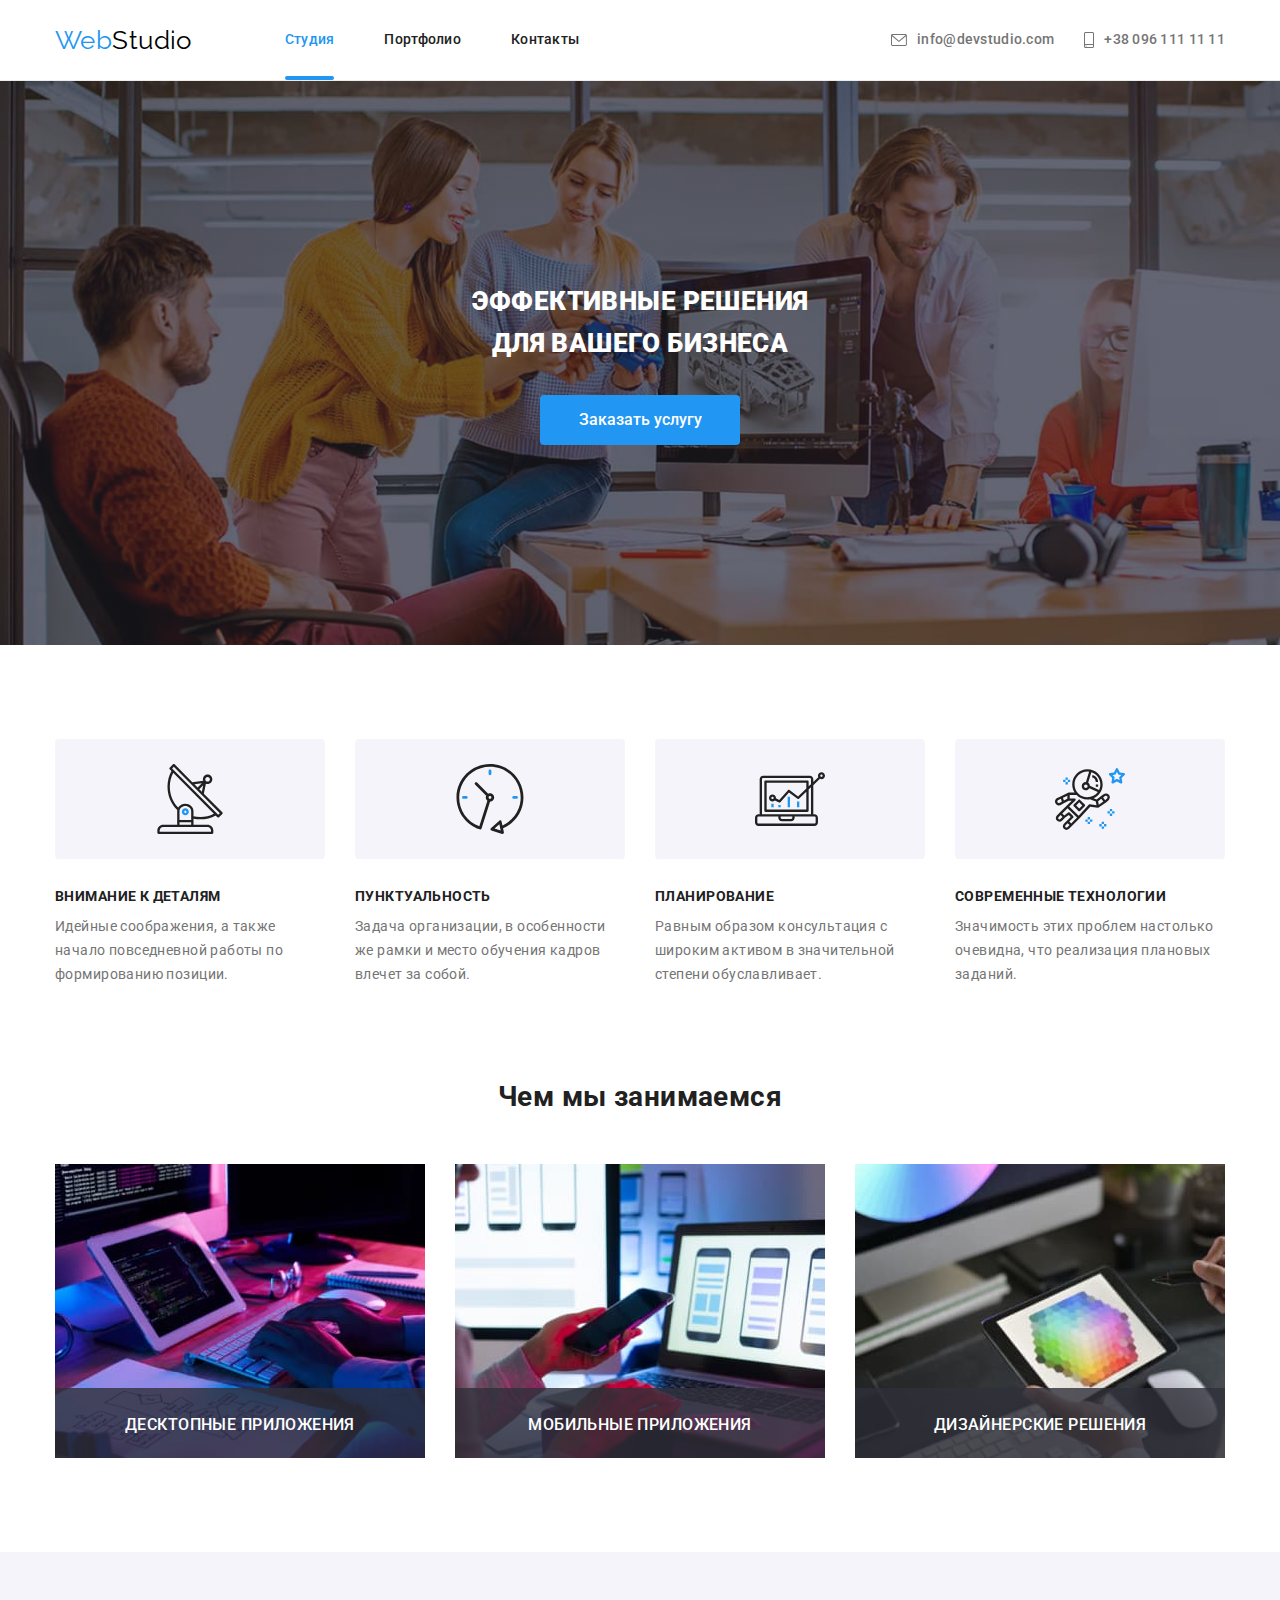
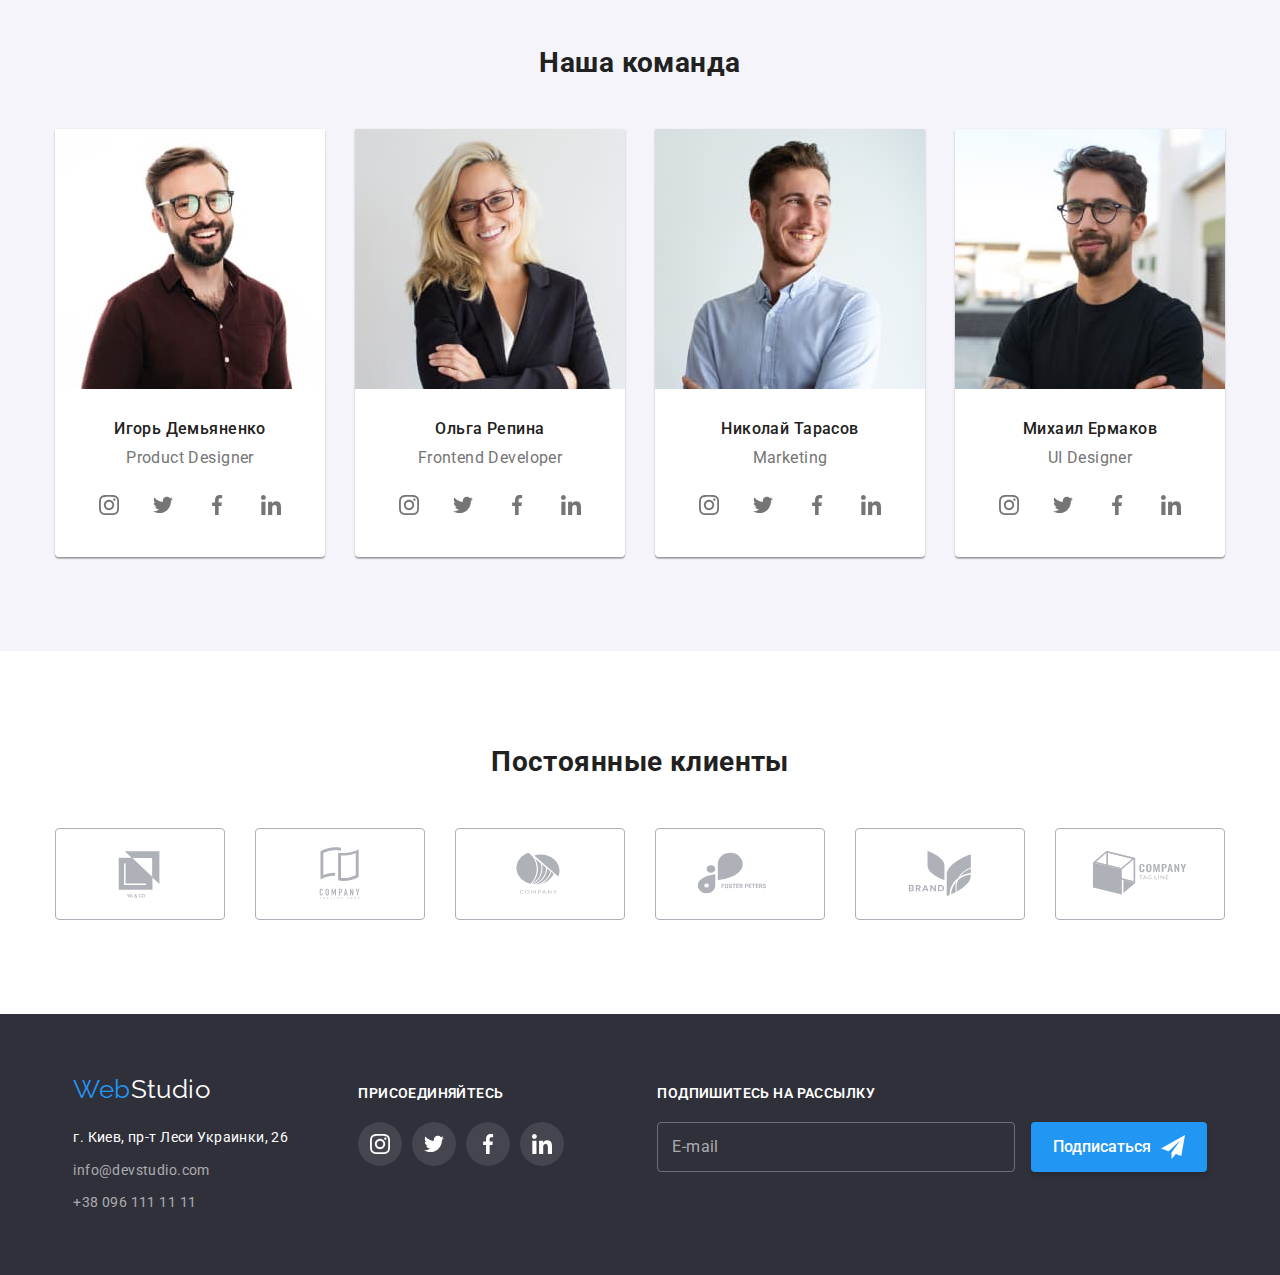
<file: index.html>
<!DOCTYPE html>
<html lang="ru">
  <head>
    <meta charset="UTF-8" />
    <meta name="viewport" content="width=device-width, initial-scale=1.0" />
    <meta http-equiv="X-UA-Compatible" content="IE=edge" />
    <title>Студия</title>
    <link rel="preconnect" href="https://fonts.googleapis.com" />
    <link rel="preconnect" href="https://fonts.gstatic.com" crossorigin />
    <link
      href="https://fonts.googleapis.com/css2?family=Raleway:wght@700&family=Roboto:wght@400;500;700;900&display=swap"
      rel="stylesheet"
    />
    <link
      rel="stylesheet"
      href="https://cdnjs.cloudflare.com/ajax/libs/modern-normalize/0.6.0/modern-normalize.min.css"
    />
    <link rel="stylesheet" href="./css/main.min.css" />
  </head>
  <body class="page">
    <!--Header-->
    <header class="header">
      <div class="header__container container">
        <nav class="header__nav">
          <a class="logo link" href="./index.html"><span class="logo__accent">Web</span>Studio</a>

          <ul class="header__nav-pages list">
            <li class="header__nav-item">
              <a
                class="header__nav-link header__nav-link--current link animated"
                href="./index.html"
                >Студия</a
              >
            </li>
            <li class="header__nav-item">
              <a class="header__nav-link link animated" href="./portfolio.html">Портфолио</a>
            </li>
            <li class="header__nav-item">
              <a class="header__nav-link link animated" href="">Контакты</a>
            </li>
          </ul>
        </nav>

        <ul class="header__contacts list">
          <li class="header__contacts-item item">
            <a class="header__contacts-link link animated" href="mailto:info@devstudio.com">
              <svg class="header__contacts-icon" width="16" height="12">
                <use href="./images/icons.svg#icon-envelope"></use>
              </svg>
              info@devstudio.com
            </a>
          </li>
          <li class="header__contacts-item item">
            <a class="header__contacts-link link animated" href="tel:+380961111111">
              <svg class="header__contacts-icon" width="10" height="16">
                <use href="./images/icons.svg#icon-smartphone"></use>
              </svg>
              +38 096 111 11 11</a
            >
          </li>
        </ul>
        <button
          aria-expanded="false"
          aria-controls="mobile-menu"
          class="button--menu"
          type="button"
          data-menu-button
        >
          <svg aria-label="Переключатель мобильного меню" width="40" height="40">
            <use class="icon-menu" href="./images/icons.svg#icon-menu"></use>
            <use class="icon-menu-close" href="./images/icons.svg#icon-menu-close"></use>
          </svg>
        </button>
        <div class="mobile-menu animated" id="mobile-menu" data-menu>
          <ul class="mobile-list list">
            <li class="mobile-item">
              <a class="mobile-link mobile-link--active link" href="./index.html">Студия</a>
            </li>
            <li class="mobile-item">
              <a class="mobile-link link" href="./portfolio.html">Портфолио</a>
            </li>
            <li class="mobile-item"><a class="mobile-link link" href="">Контакты</a></li>
          </ul>
          <div class="mobile-menu-wrapper">
            <ul class="mobile-contacts list">
              <li class="mobile-contacts-item">
                <a class="mobile-contacts-phone link" href="tel:+380961111111">+38 096 111 11 11</a>
              </li>
              <li class="mobile-contacts-item">
                <a class="mobile-contacts-email link" href="mailto:info@devstudio.com"
                  >info@devstudio.com</a
                >
              </li>
            </ul>
            <ul class="mobile-socials list">
              <li class="mobile-socials-item">
                <a class="mobile-socials-link link" href="">Instagram</a>
              </li>
              <li class="mobile-socials-item">
                <a class="mobile-socials-link link" href="">Twitter</a>
              </li>
              <li class="mobile-socials-item">
                <a class="mobile-socials-link link" href="">Facebook</a>
              </li>
              <li class="mobile-socials-item">
                <a class="mobile-socials-link link" href="">LinkedIn</a>
              </li>
            </ul>
          </div>
        </div>
      </div>
    </header>

    <main>
      <!--Hero-->
      <section class="section--hero">
        <div class="container">
          <h1 class="hero-title">
            Эффективные решения<br />
            для вашего бизнеса
          </h1>
          <button class="button button--hero" type="button" data-modal-open>Заказать услугу</button>
        </div>
      </section>

      <!--Преимущества-->
      <section class="features section">
        <div class="container">
          <h2 class="section__title visually-hidden">Преимущества</h2>
          <ul class="features__list list">
            <li class="features__item">
              <div class="features__icon-wrap">
                <svg class="features__icon">
                  <use href="./images/icons.svg#icon-antenna"></use>
                </svg>
              </div>

              <h3 class="features__title">Внимание к деталям</h3>
              <p class="features__description">
                Идейные соображения, а также начало повседневной работы по формированию позиции.
              </p>
            </li>
            <li class="features__item">
              <div class="features__icon-wrap">
                <svg class="features__icon">
                  <use href="./images/icons.svg#icon-clock"></use>
                </svg>
              </div>

              <h3 class="features__title">Пунктуальность</h3>
              <p class="features__description">
                Задача организации, в особенности же рамки и место обучения кадров влечет за собой.
              </p>
            </li>
            <li class="features__item">
              <div class="features__icon-wrap">
                <svg class="features__icon">
                  <use href="./images/icons.svg#icon-diagram"></use>
                </svg>
              </div>

              <h3 class="features__title">Планирование</h3>
              <p class="features__description">
                Равным образом консультация с широким активом в значительной степени обуславливает.
              </p>
            </li>
            <li class="features__item">
              <div class="features__icon-wrap">
                <svg class="features__icon">
                  <use href="./images/icons.svg#icon-astronaut"></use>
                </svg>
              </div>

              <h3 class="features__title">Современные технологии</h3>
              <p class="features__description">
                Значимость этих проблем настолько очевидна, что реализация плановых заданий.
              </p>
            </li>
          </ul>
        </div>
      </section>

      <!--Чем мы занимаемся-->
      <section class="occupation section">
        <div class="container">
          <h2 class="section__title">Чем мы занимаемся</h2>
          <ul class="occupation__list list">
            <li class="occupation__item item">
              <picture>
                <source
                  srcset="./images/desktop/coding/img.jpg 1x, ./images/desktop/coding/img@2x.jpg 2x"
                  media="(min-width:
                  1200px)"
                  type="image/jpeg"
                />

                <img
                  class="team-member-picture"
                  src="./images/desktop/coding/img.jpg"
                  alt="Десктопные приложения"
                  width="370"
                  loading="lazy"
                />
              </picture>
              <!-- <img src="./images/coding.jpg" alt="Пишем код сайта" width="370" /> -->
              <p class="occupation__title">Десктопные приложения</p>
            </li>
            <li class="occupation__item item">
              <picture>
                <source
                  srcset="
                    ./images/desktop/marking/img.jpg    1x,
                    ./images/desktop/marking/img@2x.jpg 2x
                  "
                  media="(min-width:
                  1200px)"
                  type="image/jpeg"
                />

                <img
                  class="team-member-picture"
                  src="./images/desktop/marking/img.jpg"
                  alt="Мобильные приложения"
                  width="370"
                  loading="lazy"
                />
              </picture>
              <p class="occupation__title">Мобильные приложения</p>
            </li>
            <li class="occupation__item item">
              <picture>
                <source
                  srcset="
                    ./images/desktop/designing/img.jpg    1x,
                    ./images/desktop/designing/img@2x.jpg 2x
                  "
                  media="(min-width:
                  1200px)"
                  type="image/jpeg"
                />

                <img
                  class="team-member-picture"
                  src="./images/desktop/designing/img.jpg"
                  alt="Дизайнерские решения"
                  width="370"
                  loading="lazy"
                />
              </picture>
              <p class="occupation__title">Дизайнерские решения</p>
            </li>
          </ul>
        </div>
      </section>

      <!--Наша команда-->
      <section class="team section">
        <div class="container">
          <h2 class="section__title">Наша команда</h2>
          <ul class="team__list list">
            <li class="team__member-item item">
              <picture>
                <source
                  srcset="
                    ./images/desktop/igor-demianenko/img.jpg    1x,
                    ./images/desktop/igor-demianenko/img@2x.jpg 2x
                  "
                  media="(min-width:
                  1200px)"
                  type="image/jpeg"
                />
                <source
                  srcset="
                    ./images/tablet/igor-demianenko/img.jpg    1x,
                    ./images/tablet/igor-demianenko/img@2x.jpg 2x
                  "
                  media="(min-width:
                  768px)"
                  type="image/jpeg"
                />
                <source
                  srcset="
                    ./images/mobile/igor-demianenko/img.jpg    1x,
                    ./images/mobile/igor-demianenko/img@2x.jpg 2x
                  "
                  media="(max-width:
                  767px)"
                  type="image/jpeg"
                />

                <img
                  class="team-member-picture"
                  src="./images/mobile/igor-demianenko/img.jpg"
                  alt="Игорь Демьяненко"
                  width="450"
                  loading="lazy"
                />
              </picture>
              <!-- <img
                class="team-member-picture"
                src="./images/igor-demianenko.jpg"
                alt="Игорь Демьяненко"
                width="270"
              /> -->
              <!-- <img
                class="team-member-picture"
                srcset="
                  ./images/mobile/igor-demianenko/img.jpg  450w,
                  ./images/tablet/igor-demianenko/img.jpg  354w,
                  ./images/desktop/igor-demianenko/img.jpg 270w
                "
                sizes="(min-width: 1200) 20vw, (min-width: 960px) 50vw, (min-width: 576px) 100vw, 100vw"
                src="./images/igor-demianenko.jpg"
                alt="Игорь Демьяненко"
                width="270"
              /> -->
              <div class="team__member-text">
                <h3 class="team__member-title">Игорь Демьяненко</h3>
                <p class="team__member-description">Product Designer</p>
                <ul class="team__socials-list list">
                  <li class="team__socials-item item">
                    <a class="team__socials-link link animated" href="">
                      <svg class="team__socials-icon animated">
                        <use href="./images/icons.svg#icon-instagram"></use>
                      </svg>
                    </a>
                  </li>
                  <li class="team__socials-item item">
                    <a class="team__socials-link link animated" href="">
                      <svg class="team__socials-icon animated">
                        <use href="./images/icons.svg#icon-twitter"></use>
                      </svg>
                    </a>
                  </li>
                  <li class="team__socials-item item">
                    <a class="team__socials-link link animated" href="">
                      <svg class="team__socials-icon animated">
                        <use href="./images/icons.svg#icon-facebook"></use>
                      </svg>
                    </a>
                  </li>
                  <li class="team__socials-item item">
                    <a class="team__socials-link link animated" href="">
                      <svg class="team__socials-icon animated">
                        <use href="./images/icons.svg#icon-linkedin"></use>
                      </svg>
                    </a>
                  </li>
                </ul>
              </div>
            </li>
            <li class="team__member-item item">
              <picture>
                <source
                  srcset="
                    ./images/desktop/olga-repina/img.jpg    1x,
                    ./images/desktop/olga-repina/img@2x.jpg 2x
                  "
                  media="(min-width:
                  1200px)"
                  type="image/jpeg"
                />
                <source
                  srcset="
                    ./images/tablet/olga-repina/img.jpg    1x,
                    ./images/tablet/olga-repina/img@2x.jpg 2x
                  "
                  media="(min-width:
                  768px)"
                  type="image/jpeg"
                />
                <source
                  srcset="
                    ./images/mobile/olga-repina/img.jpg    1x,
                    ./images/mobile/olga-repina/img@2x.jpg 2x
                  "
                  media="(max-width:
                  767px)"
                  type="image/jpeg"
                />

                <img
                  class="team-member-picture"
                  src="./images/mobile/olga-repina/img.jpg"
                  alt="Ольга Репина"
                  width="450"
                  loading="lazy"
                />
              </picture>
              <div class="team__member-text">
                <h3 class="team__member-title">Ольга Репина</h3>
                <p class="team__member-description">Frontend Developer</p>
                <ul class="team__socials-list list">
                  <li class="team__socials-item item">
                    <a class="team__socials-link link animated" href="">
                      <svg class="team__socials-icon animated">
                        <use href="./images/icons.svg#icon-instagram"></use>
                      </svg>
                    </a>
                  </li>
                  <li class="team__socials-item item">
                    <a class="team__socials-link link animated" href="">
                      <svg class="team__socials-icon animated">
                        <use href="./images/icons.svg#icon-twitter"></use>
                      </svg>
                    </a>
                  </li>
                  <li class="team__socials-item item">
                    <a class="team__socials-link link animated" href="">
                      <svg class="team__socials-icon animated">
                        <use href="./images/icons.svg#icon-facebook"></use>
                      </svg>
                    </a>
                  </li>
                  <li class="team__socials-item item">
                    <a class="team__socials-link link animated" href="">
                      <svg class="team__socials-icon animated">
                        <use href="./images/icons.svg#icon-linkedin"></use>
                      </svg>
                    </a>
                  </li>
                </ul>
              </div>
            </li>
            <li class="team__member-item item">
              <picture>
                <source
                  srcset="
                    ./images/desktop/nikolay-tarasov/img.jpg    1x,
                    ./images/desktop/nikolay-tarasov/img@2x.jpg 2x
                  "
                  media="(min-width:
                  1200px)"
                  type="image/jpeg"
                />
                <source
                  srcset="
                    ./images/tablet/nikolay-tarasov/img.jpg    1x,
                    ./images/tablet/nikolay-tarasov/img@2x.jpg 2x
                  "
                  media="(min-width:
                  768px)"
                  type="image/jpeg"
                />
                <source
                  srcset="
                    ./images/mobile/nikolay-tarasov/img.jpg    1x,
                    ./images/mobile/nikolay-tarasov/img@2x.jpg 2x
                  "
                  media="(max-width:
                  767px)"
                  type="image/jpeg"
                />

                <img
                  class="team-member-picture"
                  src="./images/mobile/nikolay-tarasov/img.jpg"
                  alt="Николай Тарасов"
                  width="450"
                  loading="lazy"
                />
              </picture>
              <div class="team__member-text">
                <h3 class="team__member-title">Николай Тарасов</h3>
                <p class="team__member-description">Marketing</p>
                <ul class="team__socials-list list">
                  <li class="team__socials-item item">
                    <a class="team__socials-link link animated" href="">
                      <svg class="team__socials-icon animated">
                        <use href="./images/icons.svg#icon-instagram"></use>
                      </svg>
                    </a>
                  </li>
                  <li class="team__socials-item item">
                    <a class="team__socials-link link animated" href="">
                      <svg class="team__socials-icon animated">
                        <use href="./images/icons.svg#icon-twitter"></use>
                      </svg>
                    </a>
                  </li>
                  <li class="team__socials-item item">
                    <a class="team__socials-link link animated" href="">
                      <svg class="team__socials-icon animated">
                        <use href="./images/icons.svg#icon-facebook"></use>
                      </svg>
                    </a>
                  </li>
                  <li class="team__socials-item item">
                    <a class="team__socials-link link animated" href="">
                      <svg class="team__socials-icon animated">
                        <use href="./images/icons.svg#icon-linkedin"></use>
                      </svg>
                    </a>
                  </li>
                </ul>
              </div>
            </li>
            <li class="team__member-item item">
              <picture>
                <source
                  srcset="
                    ./images/desktop/mikhail-ermakov/img.jpg    1x,
                    ./images/desktop/mikhail-ermakov/img@2x.jpg 2x
                  "
                  media="(min-width:
                  1200px)"
                  type="image/jpeg"
                />
                <source
                  srcset="
                    ./images/tablet/mikhail-ermakov/img.jpg    1x,
                    ./images/tablet/mikhail-ermakov/img@2x.jpg 2x
                  "
                  media="(min-width:
                  768px)"
                  type="image/jpeg"
                />
                <source
                  srcset="
                    ./images/mobile/mikhail-ermakov/img.jpg    1x,
                    ./images/mobile/mikhail-ermakov/img@2x.jpg 2x
                  "
                  media="(max-width:
                  767px)"
                  type="image/jpeg"
                />

                <img
                  class="team-member-picture"
                  src="./images/mobile/mikhail-ermakov/img.jpg"
                  alt="Михаил Ермаков"
                  width="450"
                  loading="lazy"
                />
              </picture>
              <div class="team__member-text">
                <h3 class="team__member-title">Михаил Ермаков</h3>
                <p class="team__member-description">UI Designer</p>
                <ul class="team__socials-list list">
                  <li class="team__socials-item item">
                    <a class="team__socials-link link animated" href="">
                      <svg class="team__socials-icon animated">
                        <use href="./images/icons.svg#icon-instagram"></use>
                      </svg>
                    </a>
                  </li>
                  <li class="team__socials-item item">
                    <a class="team__socials-link link animated" href="">
                      <svg class="team__socials-icon animated">
                        <use href="./images/icons.svg#icon-twitter"></use>
                      </svg>
                    </a>
                  </li>
                  <li class="team__socials-item item">
                    <a class="team__socials-link link animated" href="">
                      <svg class="team__socials-icon animated">
                        <use href="./images/icons.svg#icon-facebook"></use>
                      </svg>
                    </a>
                  </li>
                  <li class="team__socials-item item">
                    <a class="team__socials-link link animated" href="">
                      <svg class="team__socials-icon animated">
                        <use href="./images/icons.svg#icon-linkedin"></use>
                      </svg>
                    </a>
                  </li>
                </ul>
              </div>
            </li>
          </ul>
        </div>
      </section>

      <!-- Постоянные клиенты -->
      <section class="customers section">
        <div class="container">
          <h2 class="section__title">Постоянные клиенты</h2>
          <ul class="customers__list list">
            <li class="customers__item item animated">
              <svg class="customers__icon animated">
                <use href="./images/icons.svg#icon-Logo-1"></use>
              </svg>
            </li>
            <li class="customers__item item animated">
              <svg class="customers__icon animated">
                <use href="./images/icons.svg#icon-Logo-2"></use>
              </svg>
            </li>
            <li class="customers__item item animated">
              <svg class="customers__icon animated">
                <use href="./images/icons.svg#icon-Logo-3"></use>
              </svg>
            </li>
            <li class="customers__item item animated">
              <svg class="customers__icon animated">
                <use href="./images/icons.svg#icon-Logo-4"></use>
              </svg>
            </li>
            <li class="customers__item item animated">
              <svg class="customers__icon animated">
                <use href="./images/icons.svg#icon-Logo-5"></use>
              </svg>
            </li>
            <li class="customers__item item animated">
              <svg class="customers__icon animated">
                <use href="./images/icons.svg#icon-Logo-6"></use>
              </svg>
            </li>
          </ul>
        </div>
      </section>
    </main>
    <!--Footer-->
    <footer class="footer">
      <div class="footer__container container">
        <div class="footer-adress footer__item">
          <a class="logo logo--footer link" href="./index.html"
            ><span class="logo__accent">Web</span>Studio
          </a>
          <address>
            <ul class="footer-address__list list">
              <li class="footer-address__item item">
                <a
                  class="footer-address__link footer-address__link--map link animated"
                  href="https://goo.gl/maps/ijGrAgnLtxh1ivYe7"
                  target="_blank"
                  >г. Киев, пр-т Леси Украинки, 26</a
                >
              </li>
              <li class="footer-address__item item">
                <a class="footer-address__link link animated" href="mailto:info@devstudio.com"
                  >info@devstudio.com</a
                >
              </li>
              <li class="footer-address__item item">
                <a class="footer-address__link link animated" href="tel:+380961111111"
                  >+38 096 111 11 11</a
                >
              </li>
            </ul>
          </address>
        </div>
        <div class="footer-socials footer__item">
          <p class="footer-socials__cta">присоединяйтесь</p>
          <ul class="footer-socials__list list">
            <li class="footer-socials__item item">
              <a class="footer-socials__link link animated" href="">
                <svg class="footer-socials__icon">
                  <use href="./images/icons.svg#icon-instagram"></use>
                </svg>
              </a>
            </li>
            <li class="footer-socials__item item">
              <a class="footer-socials__link link animated" href="">
                <svg class="footer-socials__icon">
                  <use href="./images/icons.svg#icon-twitter"></use>
                </svg>
              </a>
            </li>
            <li class="footer-socials__item item">
              <a class="footer-socials__link link animated" href="">
                <svg class="footer-socials__icon">
                  <use href="./images/icons.svg#icon-facebook"></use>
                </svg>
              </a>
            </li>
            <li class="footer-socials__item item">
              <a class="footer-socials__link link animated" href="">
                <svg class="footer-socials__icon">
                  <use href="./images/icons.svg#icon-linkedin"></use>
                </svg>
              </a>
            </li>
          </ul>
        </div>
        <div class="footer-subscribe footer__item">
          <span class="footer-subscribe__cta">Подпишитесь на рассылку</span>
          <form class="footer-subscribe__form" name="subscribe-form">
            <label>
              <input
                class="footer-subscribe__input input animated"
                type="email"
                name="email"
                placeholder=" "
              />
              <span class="footer-subscribe__label">E-mail</span>
            </label>

            <button class="button button--footer-submit" type="submit">
              Подписаться
              <svg class="button__icon-send">
                <use href="./images/icons.svg#icon-send"></use>
              </svg>
            </button>
          </form>
        </div>
      </div>
    </footer>

    <!-- Modal -->
    <div class="backdrop is-hidden animated" data-modal>
      <div class="modal animated">
        <p class="modal__title">Оставьте свои данные, мы вам перезвоним</p>
        <form class="modal__form">
          <label class="modal__form-label">
            <span class="modal__form-name">Имя</span>
            <input class="modal__input animated" name="name" type="text" placeholder=" " />
            <svg class="modal__input-icon animated">
              <use href="images/icons.svg#icon-person"></use>
            </svg>
          </label>
          <label class="modal__form-label">
            <span class="modal__form-name">Телефон</span>
            <input class="modal__input animated" name="tel" type="tel" placeholder=" " /><svg
              class="modal__input-icon animated"
            >
              <use href="images/icons.svg#icon-phone"></use>
            </svg>
          </label>
          <label class="modal__form-label">
            <span class="modal__form-name">Почта</span>
            <input class="modal__input animated" type="email" name="email" placeholder=" " /><svg
              class="modal__input-icon animated"
            >
              <use href="images/icons.svg#icon-email"></use>
            </svg>
          </label>
          <label class="modal__form-label">
            <span class="modal__form-name">Комментарий</span>
            <textarea
              class="modal__input modal__input--comment animated"
              name="comments"
              placeholder="Введите текст"
            ></textarea>
          </label>

          <label class="modal__privacy">
            <input
              class="modal__checkbox input visually-hidden"
              type="checkbox"
              id="privacy"
              name="privacy"
            />
            <span class="modal__checkbox"></span
            ><span class="modal__privacy-text"
              >Соглашаюсь с рассылкой и принимаю&nbsp;<a class="modal__privacy-link link" href=""
                >Условия договора</a
              ></span
            >
          </label>

          <button class="button button--modal-submit animated" type="submit">Отправить</button>
        </form>
        <button class="button--close animated" data-modal-close>
          <svg class="button__close-icon animated">
            <use href="./images/icons.svg#icon-close-btn"></use>
          </svg>
        </button>
      </div>
    </div>
    <script src="./js/menu.js"></script>
    <script src="./js/modal.js"></script>
  </body>
</html>
</file>
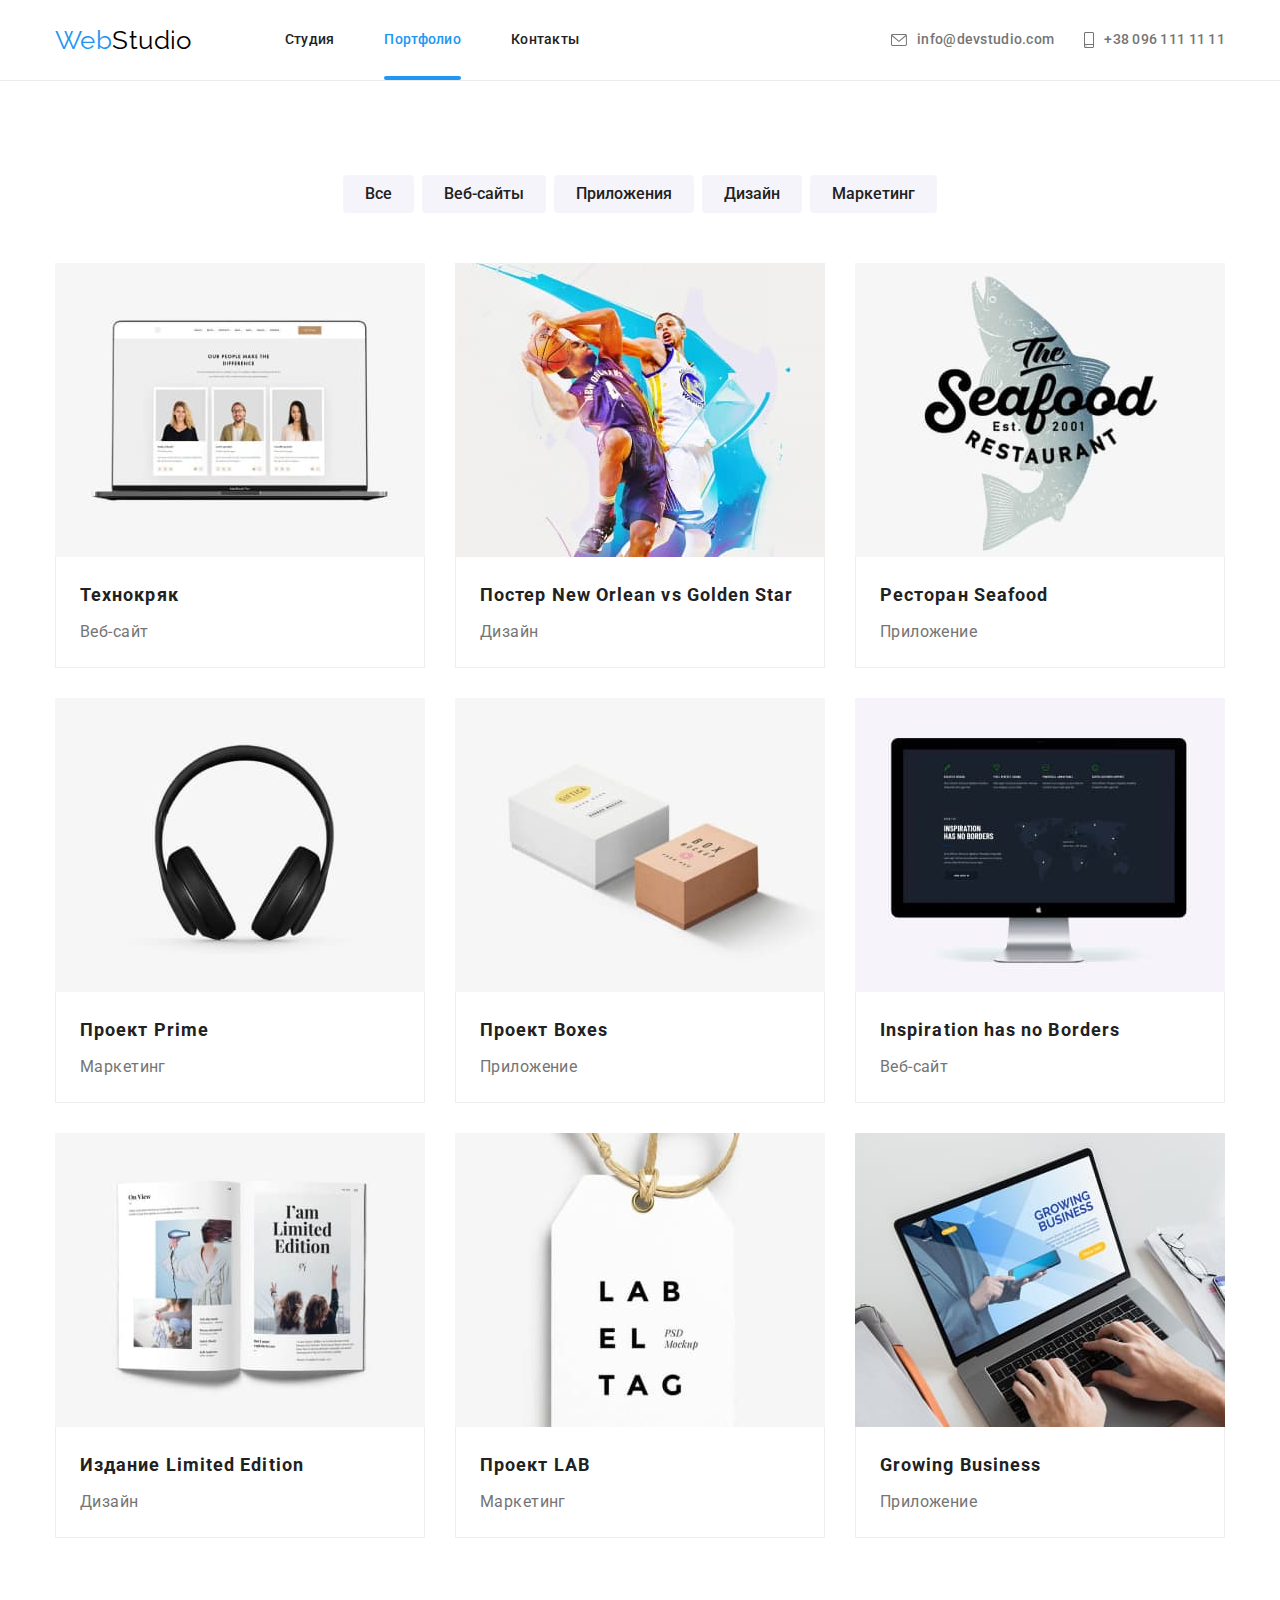
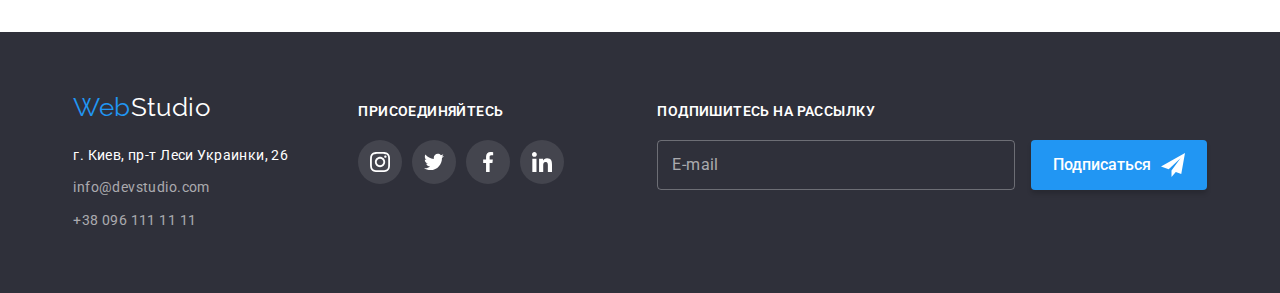
<file: portfolio.html>
<!DOCTYPE html>
<html lang="ru">
  <head>
    <meta charset="UTF-8" />
    <meta name="viewport" content="width=device-width, initial-scale=1.0" />
    <meta http-equiv="X-UA-Compatible" content="IE=edge" />
    <title>Портфолио</title>
    <link rel="preconnect" href="https://fonts.googleapis.com" />
    <link rel="preconnect" href="https://fonts.gstatic.com" crossorigin />
    <link
      href="https://fonts.googleapis.com/css2?family=Raleway:wght@700&family=Roboto:wght@400;500;700;900&display=swap"
      rel="stylesheet"
    />
    <link
      rel="stylesheet"
      href="https://cdnjs.cloudflare.com/ajax/libs/modern-normalize/0.6.0/modern-normalize.min.css"
    />
    <link rel="stylesheet" href="./css/main.min.css" />
  </head>
  <body class="page">
    <!--Header-->
    <header class="header">
      <div class="header__container container">
        <nav class="header__nav">
          <a class="logo link" href="./index.html"><span class="logo__accent">Web</span>Studio</a>

          <ul class="header__nav-pages list">
            <li class="header__nav-item">
              <a class="header__nav-link link animated" href="./index.html">Студия</a>
            </li>
            <li class="header__nav-item">
              <a
                class="header__nav-link header__nav-link--current link animated"
                href="./portfolio.html"
                >Портфолио</a
              >
            </li>
            <li class="header__nav-item">
              <a class="header__nav-link link animated" href="">Контакты</a>
            </li>
          </ul>
        </nav>

        <ul class="header__contacts list">
          <li class="header__contacts-item item">
            <a class="header__contacts-link link animated" href="mailto:info@devstudio.com">
              <svg class="header__contacts-icon" width="16" height="12">
                <use href="./images/icons.svg#icon-envelope"></use>
              </svg>
              info@devstudio.com
            </a>
          </li>
          <li class="header__contacts-item item">
            <a class="header__contacts-link link animated" href="tel:+380961111111">
              <svg class="header__contacts-icon" width="10" height="16">
                <use href="./images/icons.svg#icon-smartphone"></use>
              </svg>
              +38 096 111 11 11</a
            >
          </li>
        </ul>
        <button
          aria-expanded="false"
          aria-controls="mobile-menu"
          class="button--menu"
          type="button"
          data-menu-button
        >
          <svg aria-label="Переключатель мобильного меню" width="40" height="40">
            <use class="icon-menu" href="./images/icons.svg#icon-menu"></use>
            <use class="icon-menu-close" href="./images/icons.svg#icon-menu-close"></use>
          </svg>
        </button>
        <div class="mobile-menu animated" id="mobile-menu" data-menu>
          <ul class="mobile-list list">
            <li class="mobile-item">
              <a class="mobile-link link" href="./index.html">Студия</a>
            </li>
            <li class="mobile-item">
              <a class="mobile-link mobile-link--active link" href="./portfolio.html">Портфолио</a>
            </li>
            <li class="mobile-item"><a class="mobile-link link" href="">Контакты</a></li>
          </ul>
          <div class="mobile-menu-wrapper">
            <ul class="mobile-contacts list">
              <li class="mobile-contacts-item">
                <a class="mobile-contacts-phone link" href="tel:+380961111111">+38 096 111 11 11</a>
              </li>
              <li class="mobile-contacts-item">
                <a class="mobile-contacts-email link" href="mailto:info@devstudio.com"
                  >info@devstudio.com</a
                >
              </li>
            </ul>
            <ul class="mobile-socials list">
              <li class="mobile-socials-item">
                <a class="mobile-socials-link link" href="">Instagram</a>
              </li>
              <li class="mobile-socials-item">
                <a class="mobile-socials-link link" href="">Twitter</a>
              </li>
              <li class="mobile-socials-item">
                <a class="mobile-socials-link link" href="">Facebook</a>
              </li>
              <li class="mobile-socials-item">
                <a class="mobile-socials-link link" href="">LinkedIn</a>
              </li>
            </ul>
          </div>
        </div>
      </div>
    </header>
    <main>
      <!--Портфолио-->
      <section class="portfolio section">
        <div class="container">
          <h1 class="visually-hidden">Портфолио</h1>
          <ul class="portfolio__filter list">
            <li class="portfolio__filter-item item">
              <button class="button button--filter animated" type="button">Все</button>
            </li>
            <li class="portfolio__filter-item item">
              <button class="button button--filter animated" type="button">Веб-сайты</button>
            </li>
            <li class="portfolio__filter-item item">
              <button class="button button--filter animated" type="button">Приложения</button>
            </li>
            <li class="portfolio__filter-item item">
              <button class="button button--filter animated" type="button">Дизайн</button>
            </li>
            <li class="portfolio__filter-item item">
              <button class="button button--filter animated" type="button">Маркетинг</button>
            </li>
          </ul>
          <ul class="portfolio__cards list">
            <li class="portfolio__cards-item item">
              <a class="portfolio__link link animated" href=""
                ><div class="portfolio__cards-img-wrap">
                  <div class="portfolio__overlay animated">
                    <p class="portfolio__description">
                      Технокряк это современная площадка распространения коронавируса. Компании
                      используют эту платформу для цифрового шпионажа и атак на защищённые сервера
                      конкурентов.
                    </p>
                  </div>

                  <picture>
                    <source
                      srcset="
                        ./images/desktop/technocrack/img.jpg    1x,
                        ./images/desktop/technocrack/img@2x.jpg 2x
                      "
                      media="(min-width:
                  1200px)"
                      type="image/jpeg"
                    />
                    <source
                      srcset="
                        ./images/tablet/technocrack/img.jpg    1x,
                        ./images/tablet/technocrack/img@2x.jpg 2x
                      "
                      media="(min-width:
                  768px)"
                      type="image/jpeg"
                    />
                    <source
                      srcset="
                        ./images/mobile/technocrack/img.jpg    1x,
                        ./images/mobile/technocrack/img@2x.jpg 2x
                      "
                      media="(max-width:
                  767px)"
                      type="image/jpeg"
                    />

                    <img
                      class="portfolio__img"
                      src="./images/mobile/technocrack/img.jpg"
                      alt="Технокряк"
                      width="450"
                      loading="lazy"
                    />
                  </picture>
                  <!-- <img
                    class="portfolio__img"
                    src="./images/technocrack.jpg"
                    alt="Технокряк"
                    width="370"
                  /> -->
                </div>
                <div class="portfolio__cards-text">
                  <h2 class="portfolio__title">Технокряк</h2>
                  <p class="portfolio__type">Веб-сайт</p>
                </div>
              </a>
            </li>
            <li class="portfolio__cards-item item">
              <a class="portfolio__link link animated" href=""
                ><div class="portfolio__cards-img-wrap">
                  <div class="portfolio__overlay animated">
                    <p class="portfolio__description">
                      Технокряк это современная площадка распространения коронавируса. Компании
                      используют эту платформу для цифрового шпионажа и атак на защищённые сервера
                      конкурентов.
                    </p>
                  </div>
                  <picture>
                    <source
                      srcset="
                        ./images/desktop/basketball/img.jpg    1x,
                        ./images/desktop/basketball/img@2x.jpg 2x
                      "
                      media="(min-width:
                  1200px)"
                      type="image/jpeg"
                    />
                    <source
                      srcset="
                        ./images/tablet/basketball/img.jpg    1x,
                        ./images/tablet/basketball/img@2x.jpg 2x
                      "
                      media="(min-width:
                  768px)"
                      type="image/jpeg"
                    />
                    <source
                      srcset="
                        ./images/mobile/basketball/img.jpg    1x,
                        ./images/mobile/basketball/img@2x.jpg 2x
                      "
                      media="(max-width:
                  767px)"
                      type="image/jpeg"
                    />

                    <img
                      class="portfolio__img"
                      src="./images/mobile/basketball/img.jpg"
                      alt="Постер New Orlean vs Golden Star"
                      width="450"
                      loading="lazy"
                    />
                  </picture>
                </div>
                <div class="portfolio__cards-text">
                  <h2 class="portfolio__title">Постер New Orlean vs Golden Star</h2>
                  <p class="portfolio__type">Дизайн</p>
                </div>
              </a>
            </li>
            <li class="portfolio__cards-item item">
              <a class="portfolio__link link animated" href=""
                ><div class="portfolio__cards-img-wrap">
                  <div class="portfolio__overlay animated">
                    <p class="portfolio__description">
                      Технокряк это современная площадка распространения коронавируса. Компании
                      используют эту платформу для цифрового шпионажа и атак на защищённые сервера
                      конкурентов.
                    </p>
                  </div>
                  <picture>
                    <source
                      srcset="
                        ./images/desktop/seafood/img.jpg    1x,
                        ./images/desktop/seafood/img@2x.jpg 2x
                      "
                      media="(min-width:
                  1200px)"
                      type="image/jpeg"
                    />
                    <source
                      srcset="
                        ./images/tablet/seafood/img.jpg    1x,
                        ./images/tablet/seafood/img@2x.jpg 2x
                      "
                      media="(min-width:
                  768px)"
                      type="image/jpeg"
                    />
                    <source
                      srcset="
                        ./images/mobile/seafood/img.jpg    1x,
                        ./images/mobile/seafood/img@2x.jpg 2x
                      "
                      media="(max-width:
                  767px)"
                      type="image/jpeg"
                    />

                    <img
                      class="portfolio__img"
                      src="./images/mobile/seafood/img.jpg"
                      alt="Ресторан Seafood"
                      width="450"
                      loading="lazy"
                    />
                  </picture>
                </div>
                <div class="portfolio__cards-text">
                  <h2 class="portfolio__title">Ресторан Seafood</h2>
                  <p class="portfolio__type">Приложение</p>
                </div>
              </a>
            </li>
            <li class="portfolio__cards-item item">
              <a class="portfolio__link link animated" href=""
                ><div class="portfolio__cards-img-wrap">
                  <div class="portfolio__overlay animated">
                    <p class="portfolio__description">
                      Технокряк это современная площадка распространения коронавируса. Компании
                      используют эту платформу для цифрового шпионажа и атак на защищённые сервера
                      конкурентов.
                    </p>
                  </div>
                  <picture>
                    <source
                      srcset="
                        ./images/desktop/prime/img.jpg    1x,
                        ./images/desktop/prime/img@2x.jpg 2x
                      "
                      media="(min-width:
                  1200px)"
                      type="image/jpeg"
                    />
                    <source
                      srcset="./images/tablet/prime/img.jpg 1x, ./images/tablet/prime/img@2x.jpg 2x"
                      media="(min-width:
                  768px)"
                      type="image/jpeg"
                    />
                    <source
                      srcset="./images/mobile/prime/img.jpg 1x, ./images/mobile/prime/img@2x.jpg 2x"
                      media="(max-width:
                  767px)"
                      type="image/jpeg"
                    />

                    <img
                      class="portfolio__img"
                      src="./images/mobile/prime/img.jpg"
                      alt="Проект Prime"
                      width="450"
                      loading="lazy"
                    />
                  </picture>
                </div>
                <div class="portfolio__cards-text">
                  <h2 class="portfolio__title">Проект Prime</h2>
                  <p class="portfolio__type">Маркетинг</p>
                </div>
              </a>
            </li>
            <li class="portfolio__cards-item item">
              <a class="portfolio__link link animated" href=""
                ><div class="portfolio__cards-img-wrap">
                  <div class="portfolio__overlay animated">
                    <p class="portfolio__description">
                      Технокряк это современная площадка распространения коронавируса. Компании
                      используют эту платформу для цифрового шпионажа и атак на защищённые сервера
                      конкурентов.
                    </p>
                  </div>
                  <picture>
                    <source
                      srcset="
                        ./images/desktop/boxes/img.jpg    1x,
                        ./images/desktop/boxes/img@2x.jpg 2x
                      "
                      media="(min-width:
                  1200px)"
                      type="image/jpeg"
                    />
                    <source
                      srcset="./images/tablet/boxes/img.jpg 1x, ./images/tablet/boxes/img@2x.jpg 2x"
                      media="(min-width:
                  768px)"
                      type="image/jpeg"
                    />
                    <source
                      srcset="./images/mobile/boxes/img.jpg 1x, ./images/mobile/boxes/img@2x.jpg 2x"
                      media="(max-width:
                  767px)"
                      type="image/jpeg"
                    />

                    <img
                      class="portfolio__img"
                      src="./images/mobile/boxes/img.jpg"
                      alt="Проект Boxes"
                      width="450"
                      loading="lazy"
                    />
                  </picture>
                </div>
                <div class="portfolio__cards-text">
                  <h2 class="portfolio__title">Проект Boxes</h2>
                  <p class="portfolio__type">Приложение</p>
                </div>
              </a>
            </li>
            <li class="portfolio__cards-item item">
              <a class="portfolio__link link animated" href=""
                ><div class="portfolio__cards-img-wrap">
                  <div class="portfolio__overlay animated">
                    <p class="portfolio__description">
                      Технокряк это современная площадка распространения коронавируса. Компании
                      используют эту платформу для цифрового шпионажа и атак на защищённые сервера
                      конкурентов.
                    </p>
                  </div>
                  <picture>
                    <source
                      srcset="
                        ./images/desktop/inspiration/img.jpg    1x,
                        ./images/desktop/inspiration/img@2x.jpg 2x
                      "
                      media="(min-width:
                  1200px)"
                      type="image/jpeg"
                    />
                    <source
                      srcset="
                        ./images/tablet/inspiration/img.jpg    1x,
                        ./images/tablet/inspiration/img@2x.jpg 2x
                      "
                      media="(min-width:
                  768px)"
                      type="image/jpeg"
                    />
                    <source
                      srcset="
                        ./images/mobile/inspiration/img.jpg    1x,
                        ./images/mobile/inspiration/img@2x.jpg 2x
                      "
                      media="(max-width:
                  767px)"
                      type="image/jpeg"
                    />

                    <img
                      class="portfolio__img"
                      src="./images/mobile/inspiration/img.jpg"
                      alt="Inspiration has no Borders"
                      width="450"
                      loading="lazy"
                    />
                  </picture>
                </div>
                <div class="portfolio__cards-text">
                  <h2 class="portfolio__title">Inspiration has no Borders</h2>
                  <p class="portfolio__type">Веб-сайт</p>
                </div>
              </a>
            </li>
            <li class="portfolio__cards-item item">
              <a class="portfolio__link link animated" href=""
                ><div class="portfolio__cards-img-wrap">
                  <div class="portfolio__overlay animated">
                    <p class="portfolio__description">
                      Технокряк это современная площадка распространения коронавируса. Компании
                      используют эту платформу для цифрового шпионажа и атак на защищённые сервера
                      конкурентов.
                    </p>
                  </div>
                  <picture>
                    <source
                      srcset="
                        ./images/desktop/magazine/img.jpg    1x,
                        ./images/desktop/magazine/img@2x.jpg 2x
                      "
                      media="(min-width:
                  1200px)"
                      type="image/jpeg"
                    />
                    <source
                      srcset="
                        ./images/tablet/magazine/img.jpg    1x,
                        ./images/tablet/magazine/img@2x.jpg 2x
                      "
                      media="(min-width:
                  768px)"
                      type="image/jpeg"
                    />
                    <source
                      srcset="
                        ./images/mobile/magazine/img.jpg    1x,
                        ./images/mobile/magazine/img@2x.jpg 2x
                      "
                      media="(max-width:
                  767px)"
                      type="image/jpeg"
                    />

                    <img
                      class="portfolio__img"
                      src="./images/mobile/magazine/img.jpg"
                      alt="Издание Limited Edition"
                      width="450"
                      loading="lazy"
                    />
                  </picture>
                </div>
                <div class="portfolio__cards-text">
                  <h2 class="portfolio__title">Издание Limited Edition</h2>
                  <p class="portfolio__type">Дизайн</p>
                </div>
              </a>
            </li>
            <li class="portfolio__cards-item item">
              <a class="portfolio__link link animated" href=""
                ><div class="portfolio__cards-img-wrap">
                  <div class="portfolio__overlay animated">
                    <p class="portfolio__description">
                      Технокряк это современная площадка распространения коронавируса. Компании
                      используют эту платформу для цифрового шпионажа и атак на защищённые сервера
                      конкурентов.
                    </p>
                  </div>
                  <picture>
                    <source
                      srcset="./images/desktop/lab/img.jpg 1x, ./images/desktop/lab/img@2x.jpg 2x"
                      media="(min-width:
                  1200px)"
                      type="image/jpeg"
                    />
                    <source
                      srcset="./images/tablet/lab/img.jpg 1x, ./images/tablet/lab/img@2x.jpg 2x"
                      media="(min-width:
                  768px)"
                      type="image/jpeg"
                    />
                    <source
                      srcset="./images/mobile/lab/img.jpg 1x, ./images/mobile/lab/img@2x.jpg 2x"
                      media="(max-width:
                  767px)"
                      type="image/jpeg"
                    />

                    <img
                      class="portfolio__img"
                      src="./images/mobile/lab/img.jpg"
                      alt="Проект LAB"
                      width="450"
                      loading="lazy"
                    />
                  </picture>
                </div>
                <div class="portfolio__cards-text">
                  <h2 class="portfolio__title">Проект LAB</h2>
                  <p class="portfolio__type">Маркетинг</p>
                </div>
              </a>
            </li>
            <li class="portfolio__cards-item item">
              <a class="portfolio__link link animated" href=""
                ><div class="portfolio__cards-img-wrap">
                  <div class="portfolio__overlay animated">
                    <p class="portfolio__description">
                      Технокряк это современная площадка распространения коронавируса. Компании
                      используют эту платформу для цифрового шпионажа и атак на защищённые сервера
                      конкурентов.
                    </p>
                  </div>
                  <picture>
                    <source
                      srcset="
                        ./images/desktop/growing-businnes/img.jpg    1x,
                        ./images/desktop/growing-businnes/img@2x.jpg 2x
                      "
                      media="(min-width:
                  1200px)"
                      type="image/jpeg"
                    />
                    <source
                      srcset="
                        ./images/tablet/growing-businnes/img.jpg    1x,
                        ./images/tablet/growing-businnes/img@2x.jpg 2x
                      "
                      media="(min-width:
                  768px)"
                      type="image/jpeg"
                    />
                    <source
                      srcset="
                        ./images/mobile/growing-businnes/img.jpg    1x,
                        ./images/mobile/growing-businnes/img@2x.jpg 2x
                      "
                      media="(max-width:
                  767px)"
                      type="image/jpeg"
                    />

                    <img
                      class="portfolio__img"
                      src="./images/mobile/growing-businnes/img.jpg"
                      alt="Growing Business"
                      width="450"
                      loading="lazy"
                    />
                  </picture>
                </div>
                <div class="portfolio__cards-text">
                  <h2 class="portfolio__title">Growing Business</h2>
                  <p class="portfolio__type">Приложение</p>
                </div>
              </a>
            </li>
          </ul>
        </div>
      </section>
    </main>
    <!--Footer-->
    <footer class="footer">
      <div class="footer__container container">
        <div class="footer-adress footer__item">
          <a class="logo logo--footer link" href="./index.html"
            ><span class="logo__accent">Web</span>Studio
          </a>
          <address>
            <ul class="footer-address__list list">
              <li class="footer-address__item item">
                <a
                  class="footer-address__link footer-address__link--map link animated"
                  href="https://goo.gl/maps/ijGrAgnLtxh1ivYe7"
                  target="_blank"
                  >г. Киев, пр-т Леси Украинки, 26</a
                >
              </li>
              <li class="footer-address__item item">
                <a class="footer-address__link link animated" href="mailto:info@devstudio.com"
                  >info@devstudio.com</a
                >
              </li>
              <li class="footer-address__item item">
                <a class="footer-address__link link animated" href="tel:+380961111111"
                  >+38 096 111 11 11</a
                >
              </li>
            </ul>
          </address>
        </div>
        <div class="footer-socials footer__item">
          <p class="footer-socials__cta">присоединяйтесь</p>
          <ul class="footer-socials__list list">
            <li class="footer-socials__item item">
              <a class="footer-socials__link link animated" href="">
                <svg class="footer-socials__icon">
                  <use href="./images/icons.svg#icon-instagram"></use>
                </svg>
              </a>
            </li>
            <li class="footer-socials__item item">
              <a class="footer-socials__link link animated" href="">
                <svg class="footer-socials__icon">
                  <use href="./images/icons.svg#icon-twitter"></use>
                </svg>
              </a>
            </li>
            <li class="footer-socials__item item">
              <a class="footer-socials__link link animated" href="">
                <svg class="footer-socials__icon">
                  <use href="./images/icons.svg#icon-facebook"></use>
                </svg>
              </a>
            </li>
            <li class="footer-socials__item item">
              <a class="footer-socials__link link animated" href="">
                <svg class="footer-socials__icon">
                  <use href="./images/icons.svg#icon-linkedin"></use>
                </svg>
              </a>
            </li>
          </ul>
        </div>
        <div class="footer-subscribe footer__item">
          <span class="footer-subscribe__cta">Подпишитесь на рассылку</span>
          <form class="footer-subscribe__form" name="subscribe-form">
            <label>
              <input
                class="footer-subscribe__input input animated"
                type="email"
                name="email"
                placeholder=" "
              />
              <span class="footer-subscribe__label">E-mail</span>
            </label>

            <button class="button button--footer-submit" type="submit">
              Подписаться
              <svg class="button__icon-send">
                <use href="./images/icons.svg#icon-send"></use>
              </svg>
            </button>
          </form>
        </div>
      </div>
    </footer>
    <script src="./js/menu.js"></script>
  </body>
</html>
</file>
<file: css/main.min.css>
h1,h2,h3,h4,h5,p,ul{margin:0;padding:0}img{display:block;max-width:100%;height:auto}body{background-color:#fff;font-family:Roboto, sans-serif;font-size:14px;line-height:1.71;letter-spacing:.03em;color:#757575}.link{text-decoration:none}.link:focus-visible{outline:none}.list{list-style:none;fill:#757575}.visually-hidden{position:fixed;-webkit-transform:scale(0);transform:scale(0)}.animated{-webkit-transition-property:opacity, color, fill, background-color, border-color, -webkit-transform, -webkit-box-shadow;transition-property:opacity, color, fill, background-color, border-color, -webkit-transform, -webkit-box-shadow;transition-property:transform, opacity, box-shadow, color, fill, background-color, border-color;transition-property:transform, opacity, box-shadow, color, fill, background-color, border-color, -webkit-transform, -webkit-box-shadow;-webkit-transition-duration:250ms;transition-duration:250ms;-webkit-transition-timing-function:cubic-bezier(0.4, 0, 0.2, 1);transition-timing-function:cubic-bezier(0.4, 0, 0.2, 1)}.input{outline:none}.input:hover,.input:focus,.input:not(:placeholder-shown){border:1px solid #2196f3}.no-scroll{overflow:hidden}.container{max-width:480px;margin:0 auto;padding:0 15px}@media screen and (min-width: 768px){.container{max-width:768px}}@media screen and (min-width: 1200px){.container{max-width:1200px}}.section{padding:60px 0}@media screen and (min-width: 1200px){.section{padding:94px 0}}.section__title{margin-bottom:30px;text-align:center;font-size:36px;font-weight:700;line-height:1.16;color:#212121}@media screen and (min-width: 1200px){.section__title{margin-bottom:50px;font-size:28px;font-weight:700;line-height:1.18;color:#212121}}.button{display:inline-block;padding:6px 22px;border-radius:4px;border:none;color:#212121;font-family:inherit;font-weight:500;font-size:16px;line-height:1.62;background-color:#f5f4fa;cursor:pointer}.button:hover,.button:focus{color:#fff;background-color:#2196f3}.button:focus-visible{outline:none}.button--filter:hover,.button--filter:focus{-webkit-box-shadow:0px 3px 1px rgba(0,0,0,0.1),0px 1px 2px rgba(0,0,0,0.08),0px 2px 2px rgba(0,0,0,0.12);box-shadow:0px 3px 1px rgba(0,0,0,0.1),0px 1px 2px rgba(0,0,0,0.08),0px 2px 2px rgba(0,0,0,0.12)}.button--hero{color:#fff;background-color:#2196f3;padding:10px 32px;min-width:200px;height:50px}.button--footer-submit{display:-webkit-inline-box;display:-ms-inline-flexbox;display:inline-flex;-webkit-box-align:center;-ms-flex-align:center;align-items:center;-webkit-box-shadow:0px 4px 4px rgba(0,0,0,0.15);box-shadow:0px 4px 4px rgba(0,0,0,0.15);height:50px;margin-left:12px;color:#fff;background-color:#2196f3}.button__icon-send{width:24px;height:24px;margin-left:10px}.button--modal-submit{display:block;height:50px;min-width:200px;margin-left:auto;margin-right:auto;-webkit-box-shadow:0px 4px 4px rgba(0,0,0,0.15);box-shadow:0px 4px 4px rgba(0,0,0,0.15);color:#fff;background-color:#2196f3}.button--modal-submit:hover,.button--modal-submit:focus{background-color:#188ce8}.button--close{position:absolute;display:-webkit-box;display:-ms-flexbox;display:flex;-webkit-box-pack:center;-ms-flex-pack:center;justify-content:center;-webkit-box-align:center;-ms-flex-align:center;align-items:center;top:8px;right:8px;border:1px solid rgba(0,0,0,0.1);border-radius:50%;width:30px;height:30px;cursor:pointer;background-color:transparent}.button--close:hover .button__close-icon,.button--close:focus .button__close-icon{fill:#2196f3}.button__close-icon{width:11px;height:11px}.button--menu{display:none}@media screen and (max-width: 767.98px){.button--menu{display:block;z-index:10;position:relative;padding:10px 0;background-color:transparent;border:none}}.button--menu .icon-menu-close{display:none}.button--menu.is-open .icon-menu-close{display:block}.button--menu.is-open .icon-menu{display:none}.header{border-bottom:1px solid #ececec}.logo{color:#000;font-family:Raleway, cursive;font-size:24px;line-height:1.16}@media screen and (min-width: 1200px){.logo{font-size:26px;line-height:1.19}}.logo__accent{color:#2196f3}.header__nav-pages{display:none}@media screen and (min-width: 768px){.header__nav-pages{display:-webkit-box;display:-ms-flexbox;display:flex;-webkit-box-align:center;-ms-flex-align:center;align-items:center}}.header__contacts{display:none}@media screen and (min-width: 768px){.header__contacts{display:block}}@media screen and (min-width: 1200px){.header__contacts{display:-webkit-box;display:-ms-flexbox;display:flex;-webkit-box-align:center;-ms-flex-align:center;align-items:center}}.header__container,.header__nav{display:-webkit-box;display:-ms-flexbox;display:flex;-webkit-box-align:center;-ms-flex-align:center;align-items:center}@media screen and (max-width: 767.98px){.header__container,.header__nav{-webkit-box-pack:justify;-ms-flex-pack:justify;justify-content:space-between}}@media screen and (min-width: 768px){.header__nav-pages{margin-left:88px}}@media screen and (min-width: 1200px){.header__nav-pages{margin-left:93px}}.header__contacts{margin-left:auto}.header__nav-item+.header__nav-item{margin-left:50px}@media screen and (min-width: 768px) and (max-width: 1199.98px){.header__contacts-item+.header__contacts-item{margin-top:10px}}@media screen and (min-width: 1200px){.header__contacts-item+.header__contacts-item{margin-left:30px}}.header__nav-link{position:relative;display:block;padding:32px 0;font-weight:500;line-height:1.14;letter-spacing:.02em;color:#212121}.header__contacts-link{position:relative;display:block;font-weight:500;line-height:1.14;letter-spacing:.02em;color:#757575}@media screen and (min-width: 1200px){.header__contacts-link{padding:32px 0}}.header__nav-link--current::after{content:'';position:absolute;left:0;bottom:0;display:block;width:100%;height:4px;background-color:#2196f3;border-radius:4px}.header__nav-link:hover,.header__nav-link:focus,.header__nav-link--current,.header__contacts-link:hover,.header__contacts-link:focus{color:#2196f3;fill:#2196f3}.header__contacts-link{display:-webkit-box;display:-ms-flexbox;display:flex;-webkit-box-align:center;-ms-flex-align:center;align-items:center}.header__contacts-icon{margin-right:10px}.mobile-menu{position:fixed;z-index:9;top:0;left:100%;width:100vw;height:100vh;display:-webkit-box;display:-ms-flexbox;display:flex;-webkit-box-orient:vertical;-webkit-box-direction:normal;-ms-flex-direction:column;flex-direction:column;-webkit-box-pack:justify;-ms-flex-pack:justify;justify-content:space-between;padding:48px 40px;background-color:#fff}.mobile-menu.is-open{-webkit-transform:translatex(-100%);transform:translatex(-100%)}.mobile-item:not(:last-child){margin-bottom:32px}.mobile-link{font-size:40px;font-weight:500;line-height:1.18;letter-spacing:.02em;color:#212121}.mobile-link--active{color:#2196f3}.mobile-contacts{margin-bottom:64px}.mobile-contacts-item:not(:last-child){margin-bottom:32px}.mobile-contacts-phone{font-size:34px;font-weight:500;line-height:1.18;letter-spacing:.02em;color:#2196f3}.mobile-contacts-email{font-size:24px;font-weight:500;line-height:1.16;letter-spacing:.02em;color:#757575}.mobile-socials{display:-webkit-box;display:-ms-flexbox;display:flex;-ms-flex-wrap:wrap;flex-wrap:wrap;-webkit-box-pack:start;-ms-flex-pack:start;justify-content:start}.mobile-socials-item{padding:0 10px}.mobile-socials-item:first-child{padding:0 10px 0 0}.mobile-socials-item:not(:last-child){border-right:1px solid rgba(33,33,33,0.2)}.mobile-socials-link{font-size:18px;font-weight:500;line-height:2;letter-spacing:.02em;color:#2196f3}.section--hero{margin:0 auto;text-align:center;background-color:#2f303a;background-size:cover;background-repeat:no-repeat;padding-top:75px;padding-bottom:75px;background-image:-webkit-gradient(linear, left top, left bottom, from(rgba(47,48,58,0.4)), to(rgba(47,48,58,0.4))),url("../images/mobile/hero/img.jpg");background-image:linear-gradient(rgba(47,48,58,0.4), rgba(47,48,58,0.4)),url("../images/mobile/hero/img.jpg")}@media screen and (min-width: 480px){.section--hero{padding-top:118px;padding-bottom:118px}}@media screen and (min-device-pixel-ratio: 2), screen and (-moz-min-device-pixel-ratio: 2), screen and (-webkit-min-device-pixel-ratio: 2), screen and (min-resolution: 192dpi), screen and (min-resolution: 2dppx){.section--hero{background-image:-webkit-gradient(linear, left top, left bottom, from(rgba(47,48,58,0.4)), to(rgba(47,48,58,0.4))),url("../images/mobile/hero/img@2x.jpg");background-image:linear-gradient(rgba(47,48,58,0.4), rgba(47,48,58,0.4)),url("../images/mobile/hero/img@2x.jpg")}}@media screen and (min-width: 768px){.section--hero{min-width:768px;background-image:-webkit-gradient(linear, left top, left bottom, from(rgba(47,48,58,0.4)), to(rgba(47,48,58,0.4))),url("../images/tablet/hero/img.jpg");background-image:linear-gradient(rgba(47,48,58,0.4), rgba(47,48,58,0.4)),url("../images/tablet/hero/img.jpg")}}@media screen and (min-width: 768px) and (min-device-pixel-ratio: 2), screen and (min-width: 768px) and (-moz-min-device-pixel-ratio: 2), screen and (min-width: 768px) and (-webkit-min-device-pixel-ratio: 2), screen and (min-width: 768px) and (min-resolution: 192dpi), screen and (min-width: 768px) and (min-resolution: 2dppx){.section--hero{background-image:-webkit-gradient(linear, left top, left bottom, from(rgba(47,48,58,0.4)), to(rgba(47,48,58,0.4))),url("../images/tablet/hero/img@2x.jpg");background-image:linear-gradient(rgba(47,48,58,0.4), rgba(47,48,58,0.4)),url("../images/tablet/hero/img@2x.jpg")}}@media screen and (min-width: 1200px){.section--hero{min-width:1200px;padding-top:200px;padding-bottom:200px;background-image:-webkit-gradient(linear, left top, left bottom, from(rgba(47,48,58,0.4)), to(rgba(47,48,58,0.4))),url("../images/desktop/hero/img_bg.jpg");background-image:linear-gradient(rgba(47,48,58,0.4), rgba(47,48,58,0.4)),url("../images/desktop/hero/img_bg.jpg")}}@media screen and (min-width: 1200px) and (min-device-pixel-ratio: 2), screen and (min-width: 1200px) and (-moz-min-device-pixel-ratio: 2), screen and (min-width: 1200px) and (-webkit-min-device-pixel-ratio: 2), screen and (min-width: 1200px) and (min-resolution: 192dpi), screen and (min-width: 1200px) and (min-resolution: 2dppx){.section--hero{background-image:-webkit-gradient(linear, left top, left bottom, from(rgba(47,48,58,0.4)), to(rgba(47,48,58,0.4))),url("../images/desktop/hero/img_bg@2x.jpg");background-image:linear-gradient(rgba(47,48,58,0.4), rgba(47,48,58,0.4)),url("../images/desktop/hero/img_bg@2x.jpg")}}.hero-title{font-size:26px;font-weight:900;line-height:1.61;color:#fff;margin-bottom:30px;text-transform:uppercase}.features__list{display:-webkit-box;display:-ms-flexbox;display:flex;-ms-flex-wrap:wrap;flex-wrap:wrap;margin:-15px}.features__item{margin:15px;-ms-flex-preferred-size:calc((100% - 2 * 1 * 15px) / 1);flex-basis:calc((100% - 2 * 1 * 15px) / 1)}@media screen and (min-width: 768px){.features__item{margin:15px;-ms-flex-preferred-size:calc((100% - 2 * 2 * 15px) / 2);flex-basis:calc((100% - 2 * 2 * 15px) / 2)}}@media screen and (min-width: 1200px){.features__item{margin:15px;-ms-flex-preferred-size:calc((100% - 2 * 4 * 15px) / 4);flex-basis:calc((100% - 2 * 4 * 15px) / 4)}}@media screen and (min-width: 1200px){.features__item:not(:last-child){margin-bottom:0}}.features__icon-wrap{display:-webkit-box;display:-ms-flexbox;display:flex;-webkit-box-pack:center;-ms-flex-pack:center;justify-content:center;padding:25px 0;margin-bottom:30px;background-color:#f5f4fa;border-radius:4px}@media screen and (min-width: 1200px){.features__icon-wrap{padding:25px 100px}}.features__icon{width:70px;height:70px}.features__title{margin-bottom:10px;color:#212121;font-size:14px;text-transform:uppercase;line-height:1.14}@media screen and (max-width: 767.98px){.features__title{text-align:center}}.occupation{padding-top:0}@media screen and (max-width: 1199.98px){.occupation{display:none}}.occupation__list{display:-webkit-box;display:-ms-flexbox;display:flex}.occupation__item{position:relative}.occupation__item:not(:last-child){margin-right:30px}.occupation__title{position:absolute;bottom:0;left:0;width:370px;height:70px;color:#fff;font-weight:500;font-size:16px;line-height:1.19;text-transform:uppercase;padding:27px 0;text-align:center;background-color:rgba(47,48,58,0.8)}.section.team{background-color:#f5f4fa}.team__list{display:-webkit-box;display:-ms-flexbox;display:flex;-ms-flex-wrap:wrap;flex-wrap:wrap;margin:-15px}.team__member-item{margin:15px;-ms-flex-preferred-size:calc((100% - 2 * 1 * 15px) / 1);flex-basis:calc((100% - 2 * 1 * 15px) / 1);text-align:center;background-color:#fff;-webkit-box-shadow:0px 1px 3px rgba(0,0,0,0.12),0px 1px 1px rgba(0,0,0,0.14),0px 2px 1px rgba(0,0,0,0.2);box-shadow:0px 1px 3px rgba(0,0,0,0.12),0px 1px 1px rgba(0,0,0,0.14),0px 2px 1px rgba(0,0,0,0.2);border-radius:0px 0px 4px 4px}@media screen and (min-width: 768px){.team__member-item{margin:15px;-ms-flex-preferred-size:calc((100% - 2 * 2 * 15px) / 2);flex-basis:calc((100% - 2 * 2 * 15px) / 2)}}@media screen and (min-width: 1200px){.team__member-item{margin:15px;-ms-flex-preferred-size:calc((100% - 2 * 4 * 15px) / 4);flex-basis:calc((100% - 2 * 4 * 15px) / 4)}}.team__member-text{padding:30px}.team__member-title{margin-bottom:10px;color:#212121;font-weight:500;font-size:16px;line-height:1.19}.team__member-description{margin-bottom:16px;color:#757575;font-size:16px;line-height:1.19}.team__socials-list{display:-webkit-box;display:-ms-flexbox;display:flex;-ms-flex-wrap:wrap;flex-wrap:wrap;-webkit-box-pack:center;-ms-flex-pack:center;justify-content:center}.team__socials-item:not(:last-child){margin-right:10px}.team__socials-link{width:44px;height:44px;display:-webkit-box;display:-ms-flexbox;display:flex;-webkit-box-pack:center;-ms-flex-pack:center;justify-content:center;-webkit-box-align:center;-ms-flex-align:center;align-items:center;border-radius:50%}.team__socials-link:hover,.team__socials-link:focus{background-color:#2196f3}.team__socials-icon{width:20px;height:20px;fill:#757575}.team__socials-link:hover .team__socials-icon,.team__socials-link:focus .team__socials-icon{fill:#fff}.customers__list{display:-webkit-box;display:-ms-flexbox;display:flex;-ms-flex-wrap:wrap;flex-wrap:wrap;margin:-15px}.customers__item{margin:15px;-ms-flex-preferred-size:calc((100% - 2 * 2 * 15px) / 2);flex-basis:calc((100% - 2 * 2 * 15px) / 2);display:-webkit-box;display:-ms-flexbox;display:flex;-webkit-box-pack:center;-ms-flex-pack:center;justify-content:center;-webkit-box-align:center;-ms-flex-align:center;align-items:center;height:92px;fill:#afb1b8;border:1px solid #afb1b8;border-radius:4px}@media screen and (min-width: 768px){.customers__item{margin:15px;-ms-flex-preferred-size:calc((100% - 2 * 3 * 15px) / 3);flex-basis:calc((100% - 2 * 3 * 15px) / 3)}}@media screen and (min-width: 1200px){.customers__item{margin:15px;-ms-flex-preferred-size:calc((100% - 2 * 6 * 15px) / 6);flex-basis:calc((100% - 2 * 6 * 15px) / 6)}}.customers__item:hover,.customers__item:focus{border-color:#2196f3;cursor:pointer}.customers__icon{width:106px;height:60px}.customers__item:hover .customers__icon,.customers__item:focus .customers__icon{fill:#2196f3}.footer{display:-webkit-box;display:-ms-flexbox;display:flex;-webkit-box-pack:center;-ms-flex-pack:center;justify-content:center;background-color:#2f303a;padding:60px 0}@media screen and (min-width: 768px){.footer__container{display:-webkit-box;display:-ms-flexbox;display:flex;-ms-flex-wrap:wrap;flex-wrap:wrap;-webkit-box-pack:center;-ms-flex-pack:center;justify-content:center;margin:0;-ms-flex-preferred-size:calc((100% - 2 * 2 * 0) / 2);flex-basis:calc((100% - 2 * 2 * 0) / 2)}}@media screen and (min-width: 1200px){.footer__container{margin:0;-ms-flex-preferred-size:calc((100% - 2 * 3 * 0) / 3);flex-basis:calc((100% - 2 * 3 * 0) / 3);-webkit-box-align:baseline;-ms-flex-align:baseline;align-items:baseline}}@media screen and (max-width: 1199.98px){.footer__item:not(:last-child){margin-bottom:60px}}@media screen and (max-width: 767.98px){.footer-adress{margin:0 auto}}@media screen and (min-width: 768px) and (max-width: 1199.98px){.footer-adress{margin-right:165px}}@media screen and (max-width: 1199.98px){.footer-adress{text-align:center}}@media screen and (max-width: 1199.98px){.footer-socials{text-align:center}}@media screen and (min-width: 1200px){.footer-socials{margin-left:70px}.footer-socials__item:not(:last-child){margin-right:10px}}.footer-address__list,.footer-socials__list{margin-top:20px}.footer-socials__list{display:-webkit-box;display:-ms-flexbox;display:flex;-webkit-box-pack:center;-ms-flex-pack:center;justify-content:center}.footer-socials__item:not(:last-child){margin-right:10px}@media screen and (max-width: 1199.98px){.footer-subscribe{margin:0 auto;text-align:center}}@media screen and (min-width: 1200px){.footer-subscribe{margin-left:93px}}.footer-subscribe__form{position:relative;margin-top:20px}.footer-subscribe__label{position:absolute;top:15px;left:15px;font-size:16px;line-height:1.25;color:rgba(255,255,255,0.6)}.footer-subscribe__input:focus+.footer-subscribe__label,.footer-subscribe__input:not(:placeholder-shown)+.footer-subscribe__label{color:transparent}.footer-socials__cta,.footer-subscribe__cta{display:block;font-weight:600;text-transform:uppercase;color:#fff;line-height:1.14}.footer-subscribe__input{display:block;width:290px;height:50px;padding:15px;background-color:transparent;border:1px solid rgba(255,255,255,0.3);border-radius:4px;color:#fff;font-size:16px}@media screen and (min-width: 1200px){.footer-subscribe__input{display:inline-block}}@media screen and (min-width: 480px){.footer-subscribe__input{width:450px}}@media screen and (min-width: 1200px){.footer-subscribe__input{width:358px}}@media screen and (max-width: 1199.98px){.footer-subscribe__input{margin-bottom:20px}}.footer-socials__link{width:44px;height:44px;display:-webkit-box;display:-ms-flexbox;display:flex;-webkit-box-pack:center;-ms-flex-pack:center;justify-content:center;-webkit-box-align:center;-ms-flex-align:center;align-items:center;background-color:rgba(255,255,255,0.1);border-radius:50%}.footer-socials__link:hover,.footer-socials__link:focus{background-color:#2196f3}.footer-socials__icon{width:20px;height:20px;fill:#fff}.footer-address__item:not(:last-child){margin-bottom:9px}.footer-address__link{color:rgba(255,255,255,0.6);font-style:normal}.footer-address__link:hover,.footer-address__link:focus{color:#2196f3}.logo--footer{color:#fff}.footer-address__link--map{color:#fff}.portfolio__filter{display:-webkit-box;display:-ms-flexbox;display:flex;-ms-flex-wrap:wrap;flex-wrap:wrap;-webkit-box-pack:start;-ms-flex-pack:start;justify-content:flex-start;margin-bottom:25px}@media screen and (min-width: 768px){.portfolio__filter{-webkit-box-pack:center;-ms-flex-pack:center;justify-content:center;margin-bottom:30px}}@media screen and (min-width: 1200px){.portfolio__filter{margin-bottom:50px}}.portfolio__filter-item:not(:last-child){margin-right:8px}@media screen and (max-width: 767.98px){.portfolio__filter-item:not(:last-child){margin-bottom:15px}}.portfolio__cards{display:-webkit-box;display:-ms-flexbox;display:flex;-ms-flex-wrap:wrap;flex-wrap:wrap;margin:-15px}.portfolio__cards-item{margin:15px;-ms-flex-preferred-size:calc((100% - 2 * 1 * 15px) / 1);flex-basis:calc((100% - 2 * 1 * 15px) / 1)}@media screen and (min-width: 768px){.portfolio__cards-item{margin:15px;-ms-flex-preferred-size:calc((100% - 2 * 2 * 15px) / 2);flex-basis:calc((100% - 2 * 2 * 15px) / 2)}}@media screen and (min-width: 1200px){.portfolio__cards-item{margin:15px;-ms-flex-preferred-size:calc((100% - 2 * 3 * 15px) / 3);flex-basis:calc((100% - 2 * 3 * 15px) / 3)}}.portfolio__cards-img-wrap{position:relative;overflow:hidden}.portfolio__overlay{position:absolute;top:100%;left:0;display:-webkit-box;display:-ms-flexbox;display:flex;-webkit-box-pack:center;-ms-flex-pack:center;justify-content:center;-webkit-box-align:center;-ms-flex-align:center;align-items:center;width:100%;height:100%;background-color:rgba(33,150,243,0.9)}.portfolio__link:hover .portfolio__overlay,.portfolio__link:focus .portfolio__overlay{-webkit-transform:translatey(-100%);transform:translatey(-100%)}.portfolio__description{padding:24px;color:#fff;font-size:18px;line-height:1.55;font-weight:400}.portfolio__link{display:block}.portfolio__link:hover,.portfolio__link:focus{-webkit-box-shadow:0px 1px 1px rgba(0,0,0,0.12),0px 4px 4px rgba(0,0,0,0.06),1px 4px 6px rgba(0,0,0,0.16);box-shadow:0px 1px 1px rgba(0,0,0,0.12),0px 4px 4px rgba(0,0,0,0.06),1px 4px 6px rgba(0,0,0,0.16)}@media screen and (min-width: 768px) and (max-width: 1199.98px){.portfolio__link{display:-webkit-box;display:-ms-flexbox;display:flex;-webkit-box-orient:vertical;-webkit-box-direction:normal;-ms-flex-direction:column;flex-direction:column;height:100%}}.portfolio__cards-text{padding:20px 24px;border-right:1px solid #eee;border-bottom:1px solid #eee;border-left:1px solid #eee}@media screen and (min-width: 768px) and (max-width: 1199.98px){.portfolio__cards-text{-webkit-box-flex:1;-ms-flex-positive:1;flex-grow:1}}.portfolio__title{margin-bottom:4px;color:#212121;font-weight:700;font-size:18px;line-height:2;letter-spacing:0.06em}.portfolio__type{color:#757575;font-size:16px;line-height:1.87}.backdrop{position:fixed;top:0;right:0;bottom:0;left:0;z-index:19;overflow-y:auto;background-color:rgba(0,0,0,0.2);opacity:1}.is-hidden{opacity:0;pointer-events:none}.modal{position:absolute;top:50%;left:50%;-webkit-transform:translate(-50%, -50%) scale(1);transform:translate(-50%, -50%) scale(1);z-index:20;max-width:450px;width:100%;padding:40px;background-color:#fff;-webkit-box-shadow:0px 1px 3px rgba(0,0,0,0.12),0px 1px 1px rgba(0,0,0,0.14),0px 2px 1px rgba(0,0,0,0.2);box-shadow:0px 1px 3px rgba(0,0,0,0.12),0px 1px 1px rgba(0,0,0,0.14),0px 2px 1px rgba(0,0,0,0.2);border-radius:4px}@media screen and (min-width: 1200px){.modal{max-width:528px}}.modal__title{font-weight:600;font-size:20px;line-height:1.15;text-align:center;color:#212121;margin-bottom:12px}.modal__form-name{margin-bottom:4px;letter-spacing:0.01em}.modal__form-label{display:block;position:relative}.modal__input{display:block;height:40px;width:100%;margin-bottom:10px;padding:0 42px;border:1px solid rgba(33,33,33,0.2);border-radius:4px;outline:none}.modal__input:hover,.modal__input:focus,.modal__input:not(:placeholder-shown){cursor:pointer;border-color:#2196f3}.modal__input-icon{position:absolute;left:12px;bottom:11px;width:18px;height:18px;fill:#212121}.modal__input:hover+.modal__input-icon,.modal__input:focus+.modal__input-icon,.modal__input:not(:placeholder-shown)+.modal__input-icon{fill:#2196f3}.modal__privacy{margin:20px auto 30px auto;display:-webkit-box;display:-ms-flexbox;display:flex;-webkit-box-align:center;-ms-flex-align:center;align-items:center;-webkit-box-pack:center;-ms-flex-pack:center;justify-content:center}.modal__privacy-text{font-size:12px;line-height:1.16;color:#757575}@media screen and (min-width: 1200px){.modal__privacy-text{font-size:14px;line-height:1.71;color:#757575}}.modal__privacy-link{color:#2196f3;text-decoration:underline}.modal__checkbox{-ms-flex-negative:0;flex-shrink:0;display:inline-block;width:16px;height:16px;margin-right:8px;border:2px solid #212121;border-radius:3px;background-image:url("../images/check.svg");background-size:contain;background-position:50% 50%}.modal__checkbox:checked+.modal__checkbox{background-color:#2196f3;border-color:transparent}.modal__input--comment{height:120px;resize:none;padding:12px 16px}.is-hidden .modal{-webkit-transform:translate(-50%, -50%) scale(0.9);transform:translate(-50%, -50%) scale(0.9)}
/*# sourceMappingURL=main.min.css.map */
</file>
